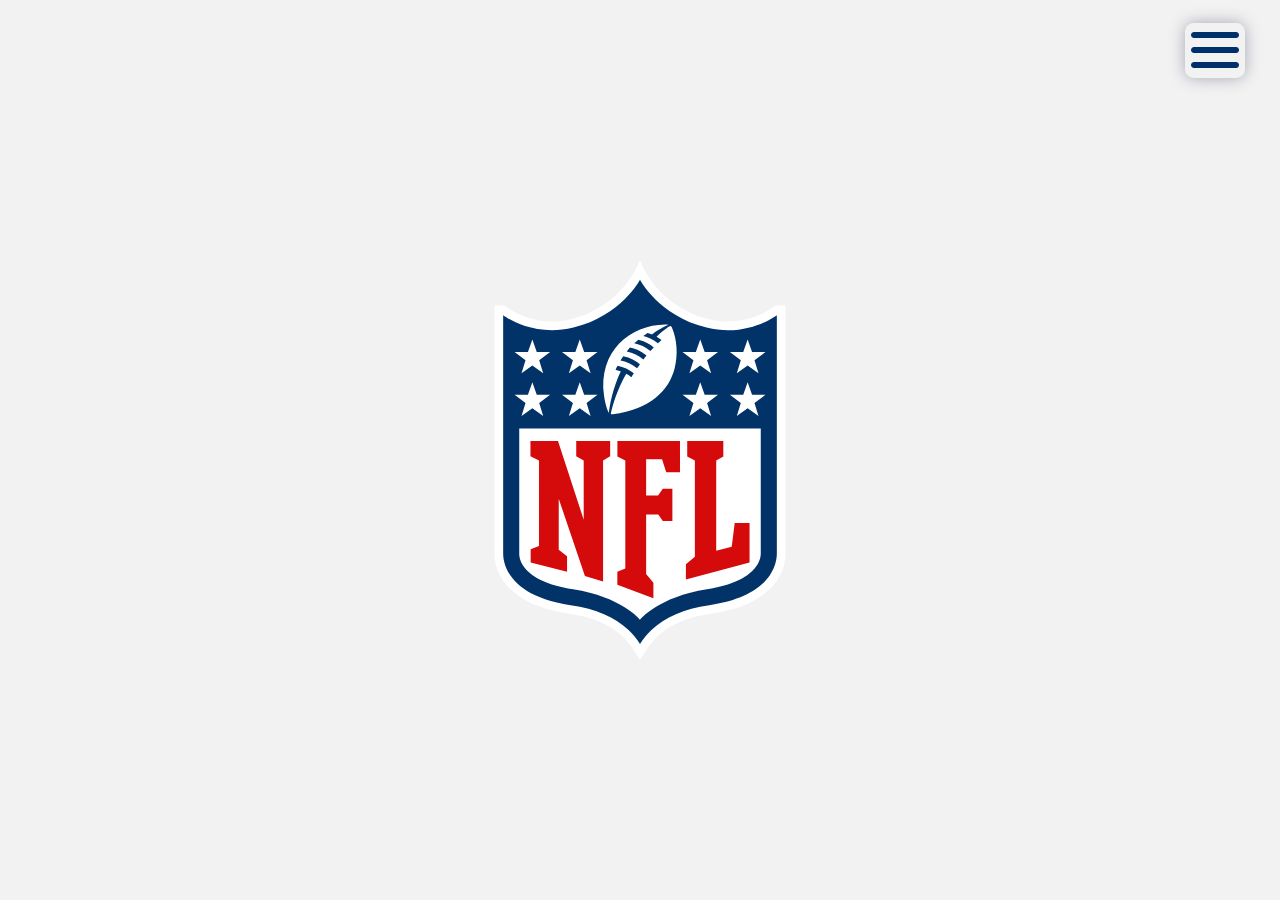
<file: index.html>
<!DOCTYPE html>
<html lang="pt-br">
  <head>
    <meta charset="UTF-8" />
    <meta http-equiv="X-UA-Compatible" content="IE=edge" />
    <meta name="viewport" content="width=device-width, initial-scale=1.0" />
    <link rel="stylesheet" href="../src/css/index.css" />
    <link rel="shortcut icon" href="../src/img/bola-de-futebol.png" />
    <link
      href="https://fonts.googleapis.com/css2?family=Roboto&display=swap"
      rel="stylesheet"
    />
    <title>NFL - G4</title>
  </head>
  <body>
    <header>
      <nav>
        <div class="btn"></div>
        <div class="menu">
          <div class="btn1"></div>
          <div class="box"></div>
          <div>
            <div class="paginas">
              <a href="/src/html/apresentacao.html"> APRESENTAÇÃO </a>
              <a href="/src/html/dados.html"> ESTATÍSTICA </a>
            </div>
          </div>
          <div class="box1"></div>
        </div>
      </nav>
    </header>
    <main class="principal">
      <div class="imagem"></div>
    </main>
    <script src="https://code.jquery.com/jquery-3.6.0.min.js"></script>
    <script src="/src/js/menu.js"></script>
  </body>
</html>
</file>
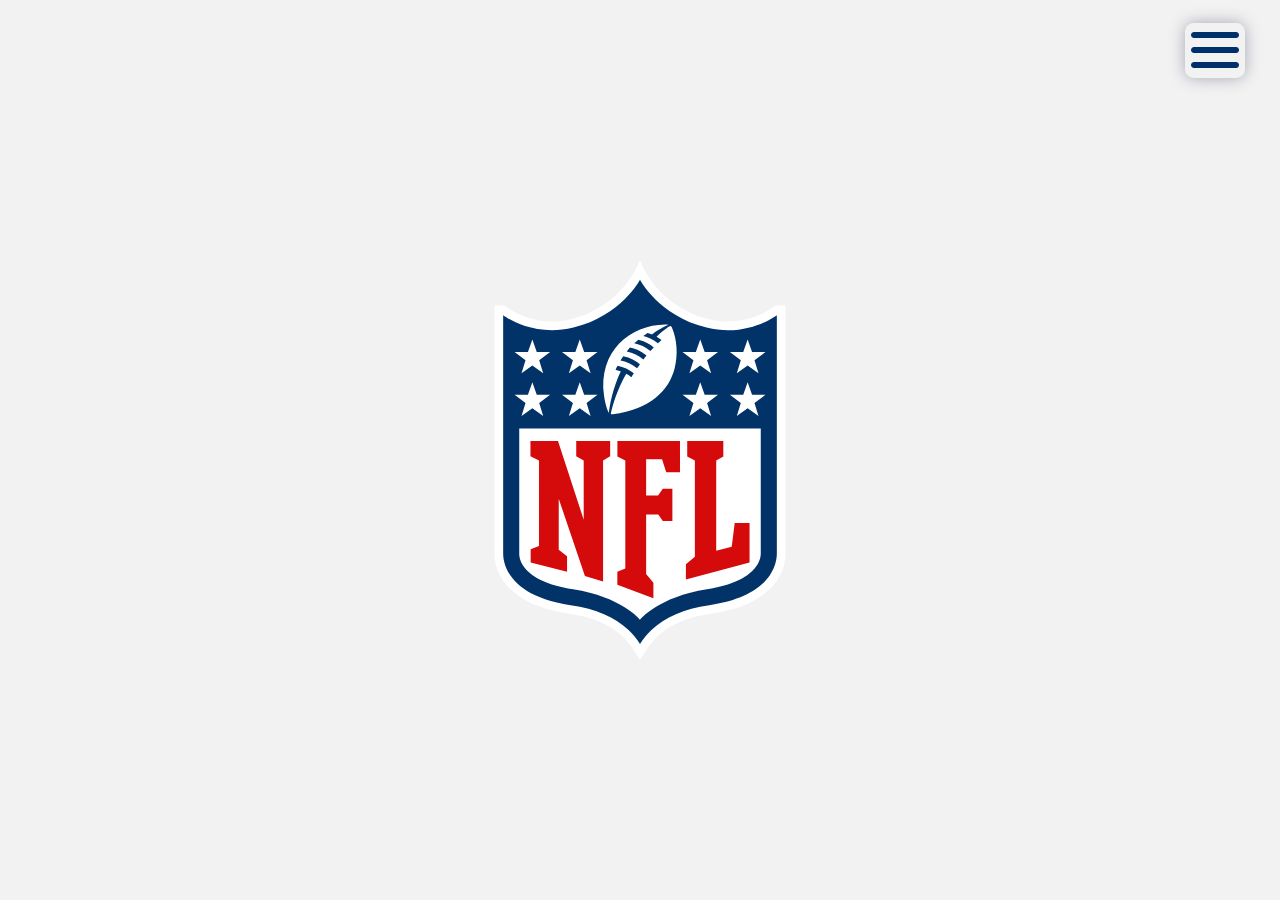
<file: src/index.html>
<!DOCTYPE html>
<html lang="pt-br">
  <head>
    <meta charset="UTF-8" />
    <meta http-equiv="X-UA-Compatible" content="IE=edge" />
    <meta name="viewport" content="width=device-width, initial-scale=1.0" />
    <link rel="stylesheet" href="../src/css/index.css" />
    <link rel="shortcut icon" href="../src/img/bola-de-futebol.png" />
    <link
      href="https://fonts.googleapis.com/css2?family=Roboto&display=swap"
      rel="stylesheet"
    />
    <title>NFL - G4</title>
  </head>
  <body>
    <header>
      <nav>
        <div class="btn"></div>
        <div class="menu">
          <div class="btn1"></div>
          <div class="box"></div>
          <div>
            <div class="paginas">
              <a href="./html/apresentacao.html"> APRESENTAÇÃO </a>
              <a href="./html/dados.html"> ESTATÍSTICA </a>
            </div>
          </div>
          <div class="box1"></div>
        </div>
      </nav>
    </header>
    <main class="principal">
      <div class="imagem"></div>
    </main>
    <script src="https://code.jquery.com/jquery-3.6.0.min.js"></script>
    <script src="./js/menu.js"></script>
  </body>
</html>
</file>
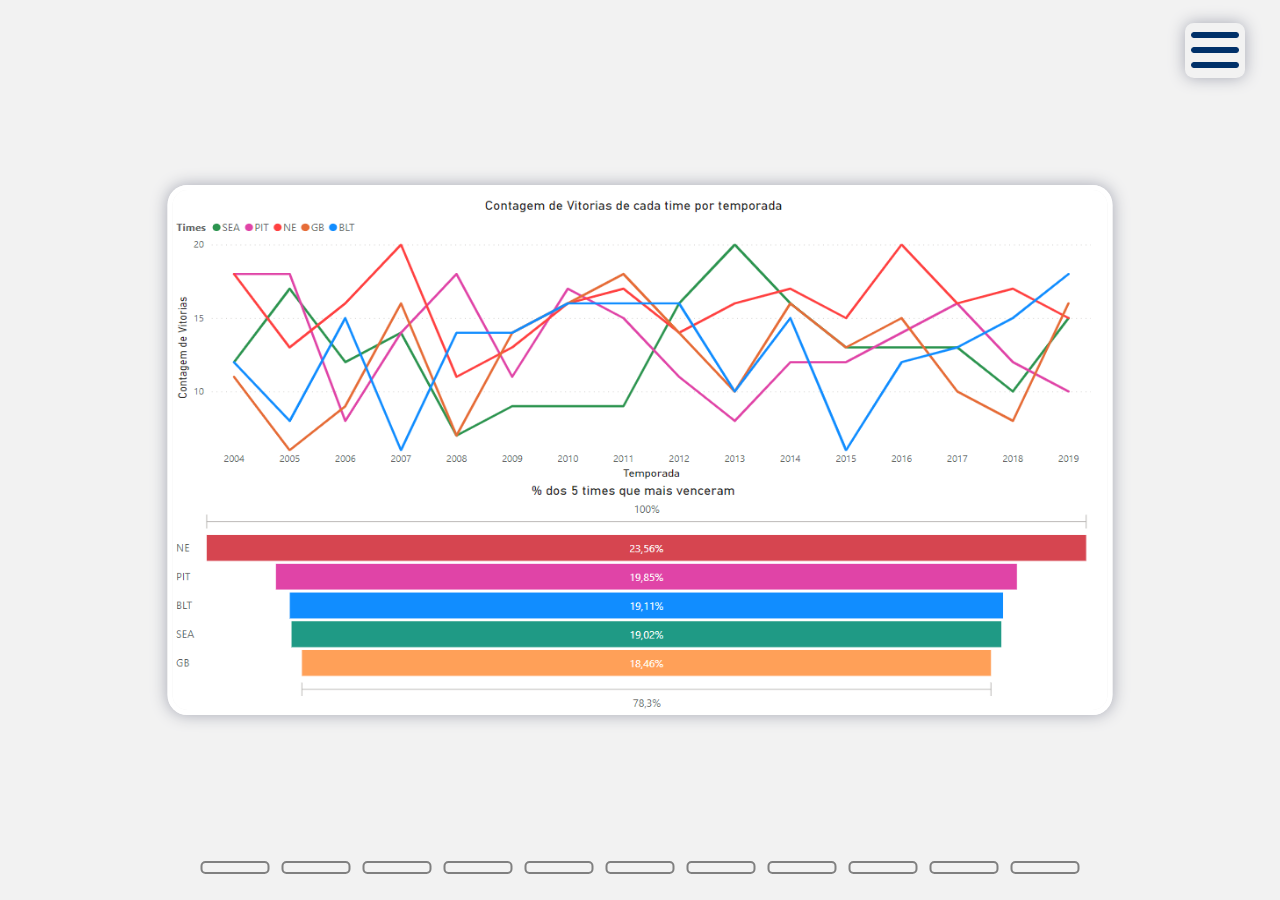
<file: src/html/dados.html>
<!DOCTYPE html>
<html lang="pt-br">
  <head>
    <link rel="stylesheet" href="./../css/styles.css" />
    <link rel="stylesheet" href="./../css/index.css" />
    <meta charset="UTF-8" />
    <meta http-equiv="X-UA-Compatible" content="IE=edge" />
    <meta name="viewport" content="width=device-width, initial-scale=1.0" />
    <link rel="shortcut icon" href="../img/bola-de-futebol.png" />
    <link
      href="https://fonts.googleapis.com/css2?family=Roboto&display=swap"
      rel="stylesheet"
    />
    <title>Estatísticas NFL - G4</title>
    <header>
      <nav>
        <div class="btn"></div>
        <div class="menu">
          <div class="btn1"></div>
          <div class="box"></div>
          <div>
            <div class="paginas">
              <a href="../../index.html"> HOME </a>
              <a href="./apresentacao.html"> APRESENTAÇÃO </a>
            </div>
          </div>
          <div class="box1"></div>
        </div>
      </nav>
    </header>
  </head>
  <body>
    <div class="content">
      <div class="slides">
        <input type="radio" name="slide" id="slide1" checked />
        <input type="radio" name="slide" id="slide2" />
        <input type="radio" name="slide" id="slide3" />
        <input type="radio" name="slide" id="slide4" />
        <input type="radio" name="slide" id="slide5" />
        <input type="radio" name="slide" id="slide6" />
        <input type="radio" name="slide" id="slide7" />
        <input type="radio" name="slide" id="slide8" />
        <input type="radio" name="slide" id="slide9" />
        <input type="radio" name="slide" id="slide10" />
        <input type="radio" name="slide" id="slide11" />

            <div class="slide s1">
                <img src="./../img/vitoriasTimes.png" alt="Gráfico de vitorias gerais">
            </div>
            <div class="slide">
                <img src="../../graphs/vitoriasDentroEFora2.png" alt="Gráfico de vitorias dentro e fora de casa">
            </div>
            <div class="slide">
                <img src="./../img/passesTotal.png" alt="Gráfico dos tipos de passes">
            </div>
            <div class="slide">
                <img src="./../img/mediaImcTimes.png" alt="Gráfico de IMC">
            </div>
            <div class="slide">
                <img src="./../img/mediaImcNEeSEA.png" alt="Gráfico de IMC do ultimo jogo da SB2014">
            </div>
            <div class="slide">
                <img src="./../img/mediaAlturaNEeSEA.png" alt="Gráfico de altura do ultimo jogo da SB2014">
            </div>
            <div class="slide">
                <img src="./../img/faltasComunsTomBrady.png" alt="Gráfico de faltas do Tom Brady no último jogo da SB2014">
            </div>
            <div class="slide">
                <img src="./../img/faltasComunsPatriots.png" alt="Gráfico de faltas por posição parte 1">
            </div>
            <div class="slide">
                <img src="./../img/faltasComuns.png" alt="Gráfico de faltas por posição parte 2">
            </div>
            <div class="slide">
                <img src="./../img/chutes.png" alt="Gráfico de tipos de chute que aconteram no ultimo jogo da SB2014">
            </div>
            <div class="slide">
                <img src="../../graphs/alturaEpasses2.png" alt="Gráfico do top 10 jogadores mais altos relacionado com os passes em seus respectivos times">
            </div>
        </div>
        <div class="slide">
          <img
            src="./../img/faltasComunsTomBrady.png"
            alt="gráfico de média IMC de NE e SEA"
          />
        </div>
        <div class="slide">
          <img
            src="./../img/faltasComunsPatriots.png"
            alt="gráfico de IMC de times"
          />
        </div>
        <div class="slide">
          <img
            src="./../img/faltasComuns.png"
            alt="gráfico de total de passes"
          />
        </div>
        <div class="slide">
          <img
            src="./../img/chutes.png"
            alt="gráfico de vitórias dentro e fora de casa"
          />
        </div>
        <div class="slide">
          <img
            src="./../img/alturaEpasses.png"
            alt="gráfico de vitorias de times"
          />
        </div>
      </div>
    </div>
    <div class="navigation">
      <label class="bar" for="slide1"></label>
      <label class="bar" for="slide2"></label>
      <label class="bar" for="slide3"></label>
      <label class="bar" for="slide4"></label>
      <label class="bar" for="slide5"></label>
      <label class="bar" for="slide6"></label>
      <label class="bar" for="slide7"></label>
      <label class="bar" for="slide8"></label>
      <label class="bar" for="slide9"></label>
      <label class="bar" for="slide10"></label>
      <label class="bar" for="slide11"></label>
    </div>
    <script src="https://code.jquery.com/jquery-3.6.0.min.js"></script>
    <script src="../js/menu.js"></script>
  </body>
</html>
</file>
<file: src/css/index.css>
* {
  margin: 0;
  padding: 0;
  box-sizing: 0;
}

body {
  width: 100%;
  height: 100vh;
  position: relative;
  background-color: #f2f2f2;
}

header {
  width: 100%;
  height: 100px;
}

nav {
  width: 100%;
  height: 100%;
  display: flex;
  align-items: center;
  justify-content: end;
}

.btn {
  background-image: url('../img/menu.png');
  background-size: 80%;
  background-position: center;
  background-repeat: no-repeat;
  width: 60px;
  height: 55px;
  margin-right: 35px;
  box-shadow: 0 0 1em rgb(166, 168, 180);
  border-radius: 15%;
}

.btn1 {
  background-image: url('../img/menu.png');
  background-size: 80%;
  background-position: center;
  background-repeat: no-repeat;
  width: 60px;
  height: 55px;
  box-shadow: 0 0 1em rgb(166, 168, 180);
  border-radius: 15%;
  top: 22.5px;
  position: absolute;
}

.btn:hover {
  cursor: pointer;
}

.btn1:hover {
  cursor: pointer;
}

.menu {
  display: none;
  flex-direction: column;
  justify-content: space-between;
  align-items: center;
  width: 20%;
  height: 100vh;
  position: absolute;
  background-color: white;
  box-shadow: 0 0 1em rgb(166, 168, 180);
  top: 0;
  right: 0;
  z-index: 5;
}

.box {
  border-bottom: solid 5px rgba(1, 51, 105, 255);
  width: 60%;
  height: 200px;
}

.box1 {
  border-top: solid 5px rgba(213, 10, 10, 255);
  width: 60%;
  height: 200px;
}
.paginas {
  display: flex;
  flex-direction: column;
  justify-content: space-around;
  align-items: center;
  width: 100%;
  height: 150px;
}

.paginas > a {
  font-family: 'Roboto', sans-serif;
  text-decoration: none;
  color: #44203c;
  font-weight: 900;
}
.principal {
  width: 100%;
  height: 80%;
  display: flex;
  align-items: center;
  justify-content: center;
}

.imagem {
  background-image: url('../img/nfl-logo.svg');
  background-position: center;
  background-repeat: no-repeat;
  background-size: contain;
  width: 400px;
  height: 400px;
  animation: desliza 2s ease-in-out;
}

@keyframes desliza {
  from {
    transform: translateX(-900px);
  }
  to {
    transform: translateX(0px);
  }
}
</file>
<file: src/css/styles.css>
body {
    margin: 0;
    padding: 0;
    height: 100vh;
    width: 100vw;
    background-color: #f2f2f2;
}

.content {
    height: 520px;
    width: 935px;
    border-radius: 20px;
    border: 5px solid white;
    box-shadow: 0 0 1em rgb(166, 168, 180);
    overflow: hidden;
    position: absolute;
    top: 50%;
    left: 50%;
    transform: translate(-50%, -50%);
}

.navigation {
    position: absolute;
    bottom: 20px;
    left: 50%;
    transform: translate(-50%);
    display: flex;
}

.bar {
    width: 65px;
    height: 9px;
    border: 2px solid gray;
    margin: 6px;
    border-radius: 5px;
    cursor: pointer;
    transition: .4s;
    margin-top: 50px;
}

.bar:hover {
    background-color: gray;
    opacity: 0.5;
}

input {
    display: none;
}

.slides {
    display: flex;
    width: 1100%;
    height: 100%;
}

.slide {
    width: 10%;
    transition: .6s;
}

.slide img {
    width: 100%;
    height: 100%;
}

#slide1:checked ~ .s1 {
    margin-left: 0;
}

#slide2:checked ~ .s1 {
    margin-left: -10.3%;
}

#slide3:checked ~ .s1 {
    margin-left: -20.4%;
}

#slide4:checked ~ .s1 {
    margin-left: -30.4%;
}

#slide5:checked ~ .s1 {
    margin-left: -40.3%;
}

#slide6:checked ~ .s1 {
    margin-left: -50.2%;
}

#slide7:checked ~ .s1 {
    margin-left: -60.3%;
}

#slide8:checked ~ .s1 {
    margin-left: -70.3%;
}

#slide9:checked ~ .s1 {
    margin-left: -80.3%;
}

#slide10:checked ~ .s1 {
    margin-left: -90.1%;
}

#slide11:checked ~ .s1 {
    margin-left: -100.1%;
}
</file>
